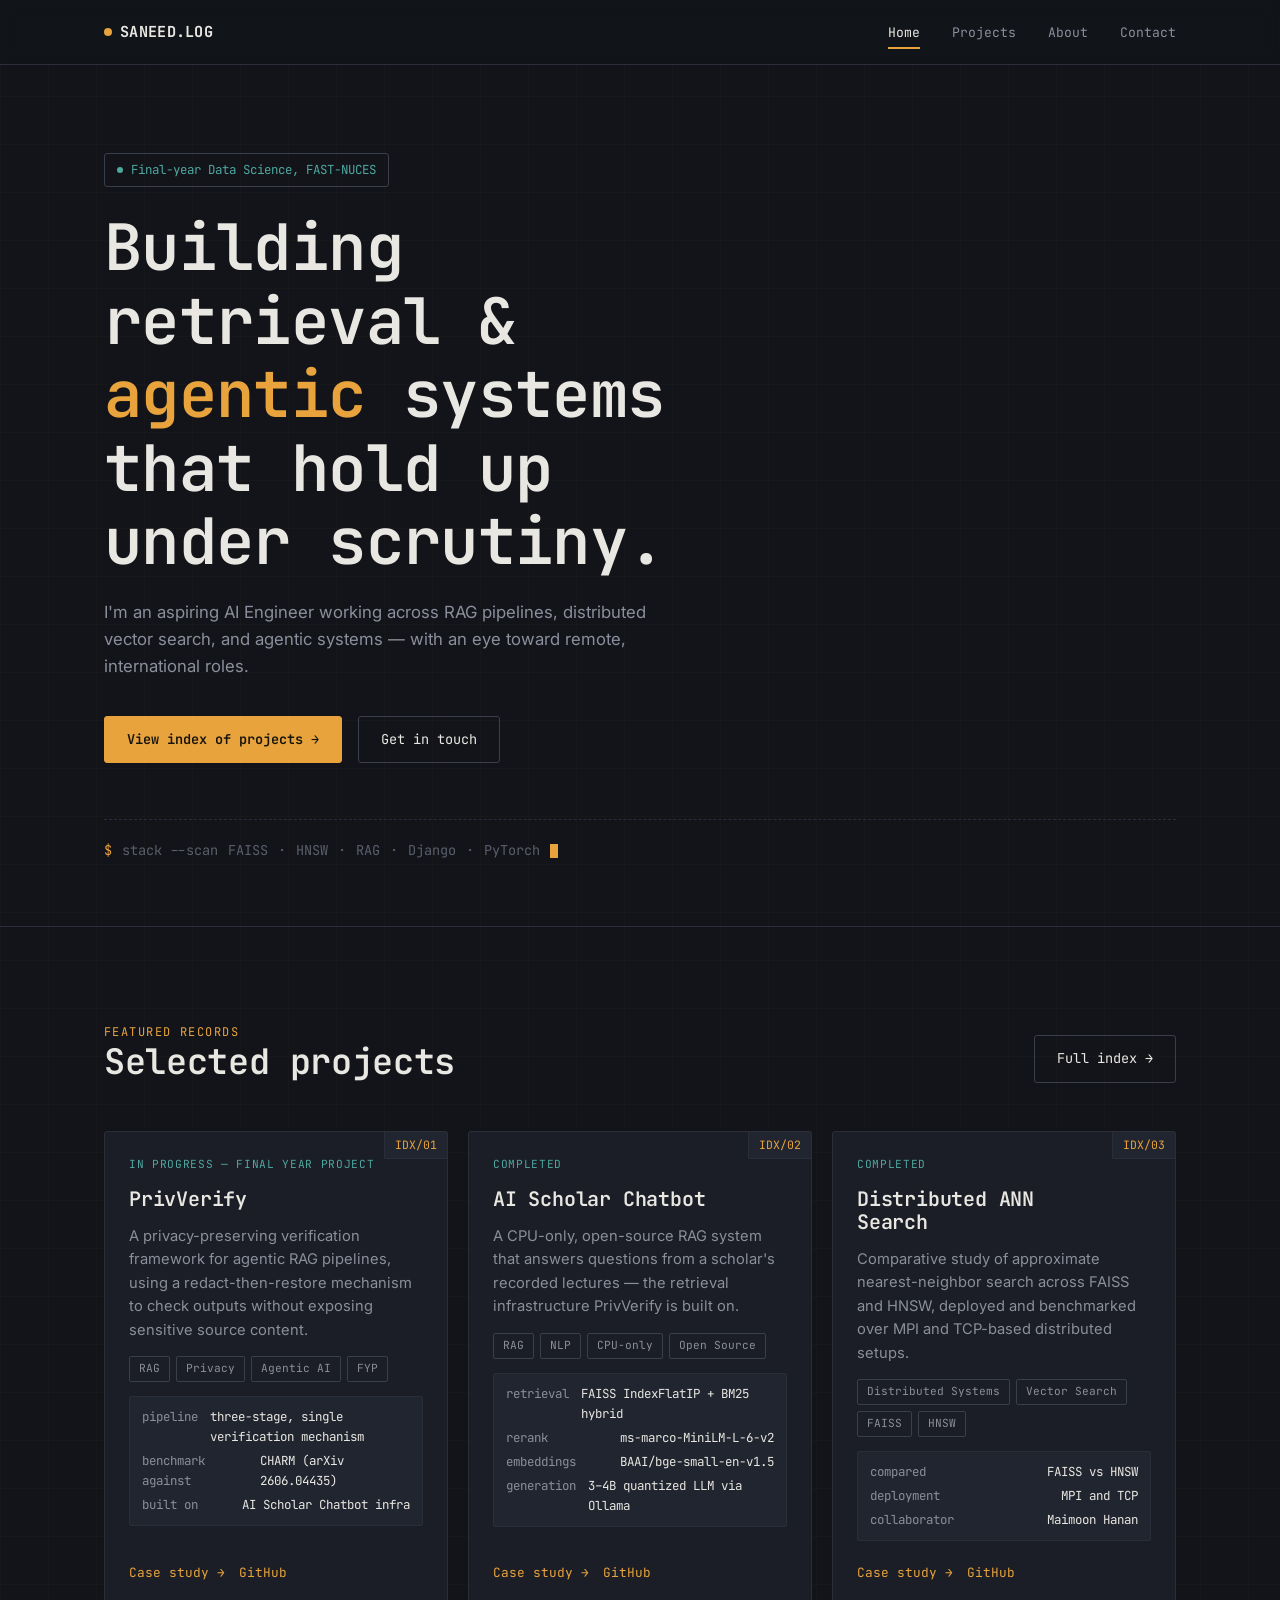
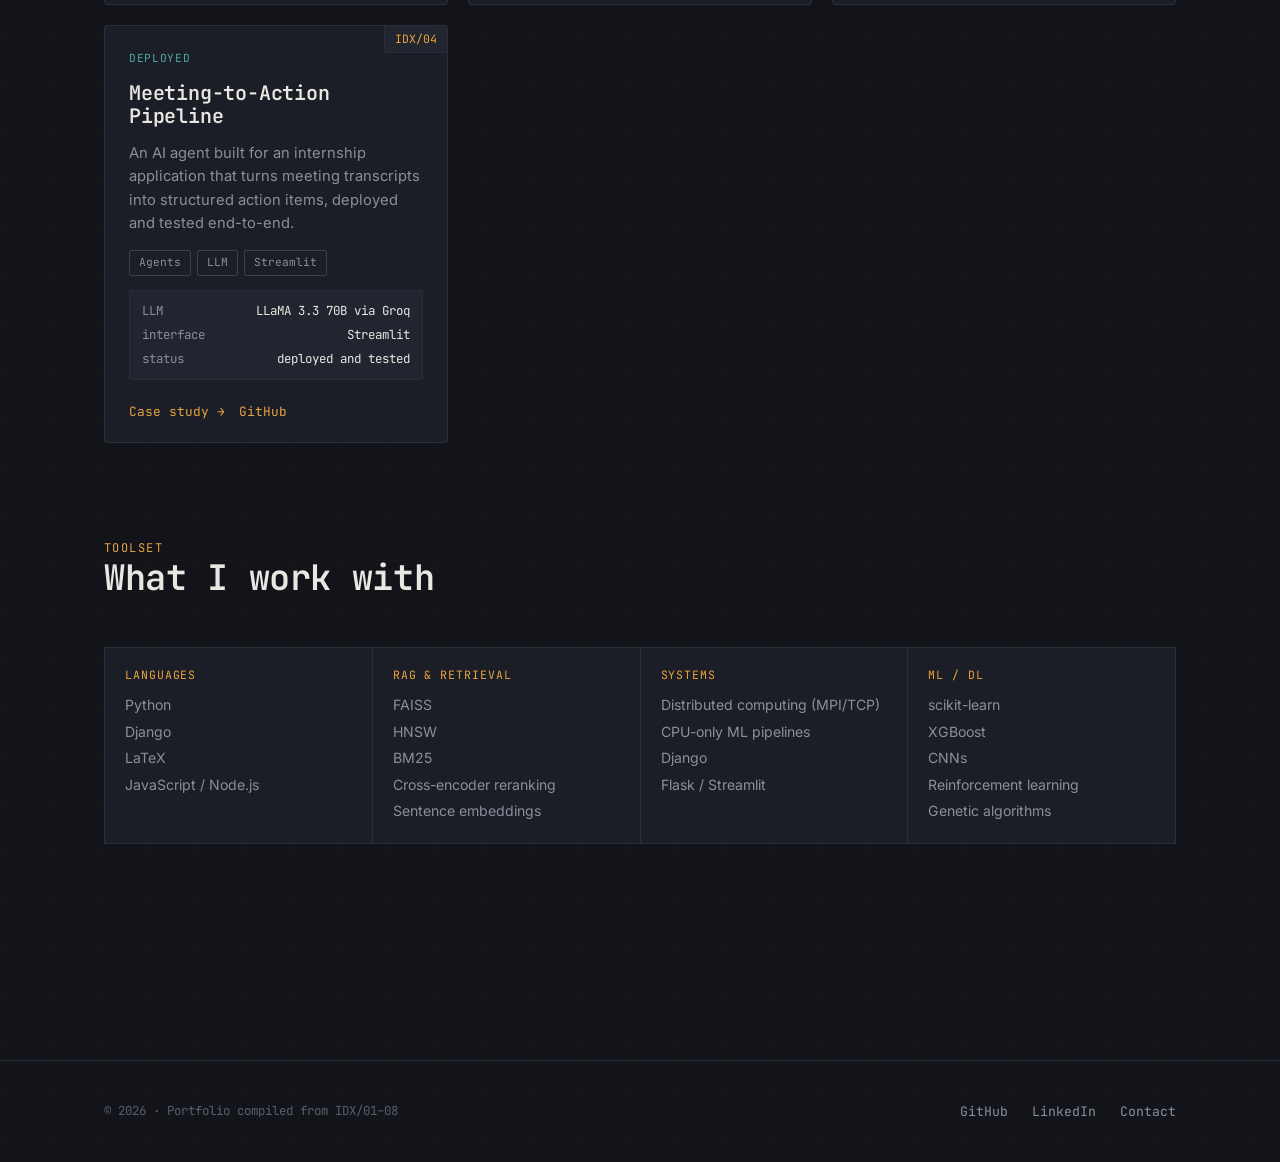
<file: frontend/html/index.html>
<!DOCTYPE html>
<html lang="en">
<head>
  <meta charset="UTF-8" />
  <meta name="viewport" content="width=device-width, initial-scale=1.0" />
  <title>Saneed — Data Science / AI Engineer</title>
  <link rel="icon" type="image/png" href="../favicon/icon.png" />
  <link rel="stylesheet" href="../css/base.css" />
  <link rel="stylesheet" href="../css/layout.css" />
  <link rel="stylesheet" href="../css/components.css" />
</head>
<body>

  <nav class="navbar">
    <div class="container">
      <a href="index.html" class="navbar-brand"><span class="dot"></span>SANEED.LOG</a>
      <div class="navbar-links">
        <a href="index.html" aria-current="page">Home</a>
        <a href="projects.html">Projects</a>
        <a href="about.html">About</a>
        <a href="contact.html">Contact</a>
      </div>
      <button class="navbar-toggle" aria-label="Toggle menu">☰</button>
    </div>
  </nav>

  <header class="hero">
    <div class="container">
      <div class="hero-tag"><span class="dot"></span>Final-year Data Science, FAST-NUCES</div>
      <h1>Building retrieval &amp; <span class="accent">agentic</span> systems that hold up under scrutiny.</h1>
      <p class="hero-sub">
        I'm an aspiring AI Engineer working across RAG pipelines, distributed vector search,
        and agentic systems — with an eye toward remote, international roles.
      </p>
      <div class="hero-actions">
        <a href="projects.html" class="btn btn-primary">View index of projects →</a>
        <a href="contact.html" class="btn">Get in touch</a>
      </div>
      <div class="hero-scan mono">
        <span class="label">$</span> stack --scan
        <span>FAISS</span> · <span>HNSW</span> · <span>RAG</span> · <span>Django</span> · <span>PyTorch</span>
        <span class="cursor"></span>
      </div>
    </div>
  </header>

  <section class="section">
    <div class="container">
      <div class="section-head">
        <div>
          <div class="eyebrow">Featured records</div>
          <h2>Selected projects</h2>
        </div>
        <a href="projects.html" class="btn">Full index →</a>
      </div>
      <div class="project-grid" data-project-grid="featured"></div>
    </div>
  </section>

  <section class="section" style="padding-top: 0;">
    <div class="container">
      <div class="section-head">
        <div>
          <div class="eyebrow">Toolset</div>
          <h2>What I work with</h2>
        </div>
      </div>
      <div class="skills-grid" data-skills-grid></div>
    </div>
  </section>

  <footer class="footer">
    <div class="container">
      <span class="footer-meta">© 2026 · Portfolio compiled from IDX/01–08</span>
      <div class="footer-links">
        <a href="https://github.com/saneedkhani">GitHub</a>
        <a href="https://www.linkedin.com/in/saneed-ullah-7596352a4/">LinkedIn</a>
        <a href="contact.html">Contact</a>
      </div>
    </div>
  </footer>

  <script src="../js/data.js"></script>
  <script src="../js/render-projects.js"></script>
  <script src="../js/main.js"></script>
</body>
</html>
</file>
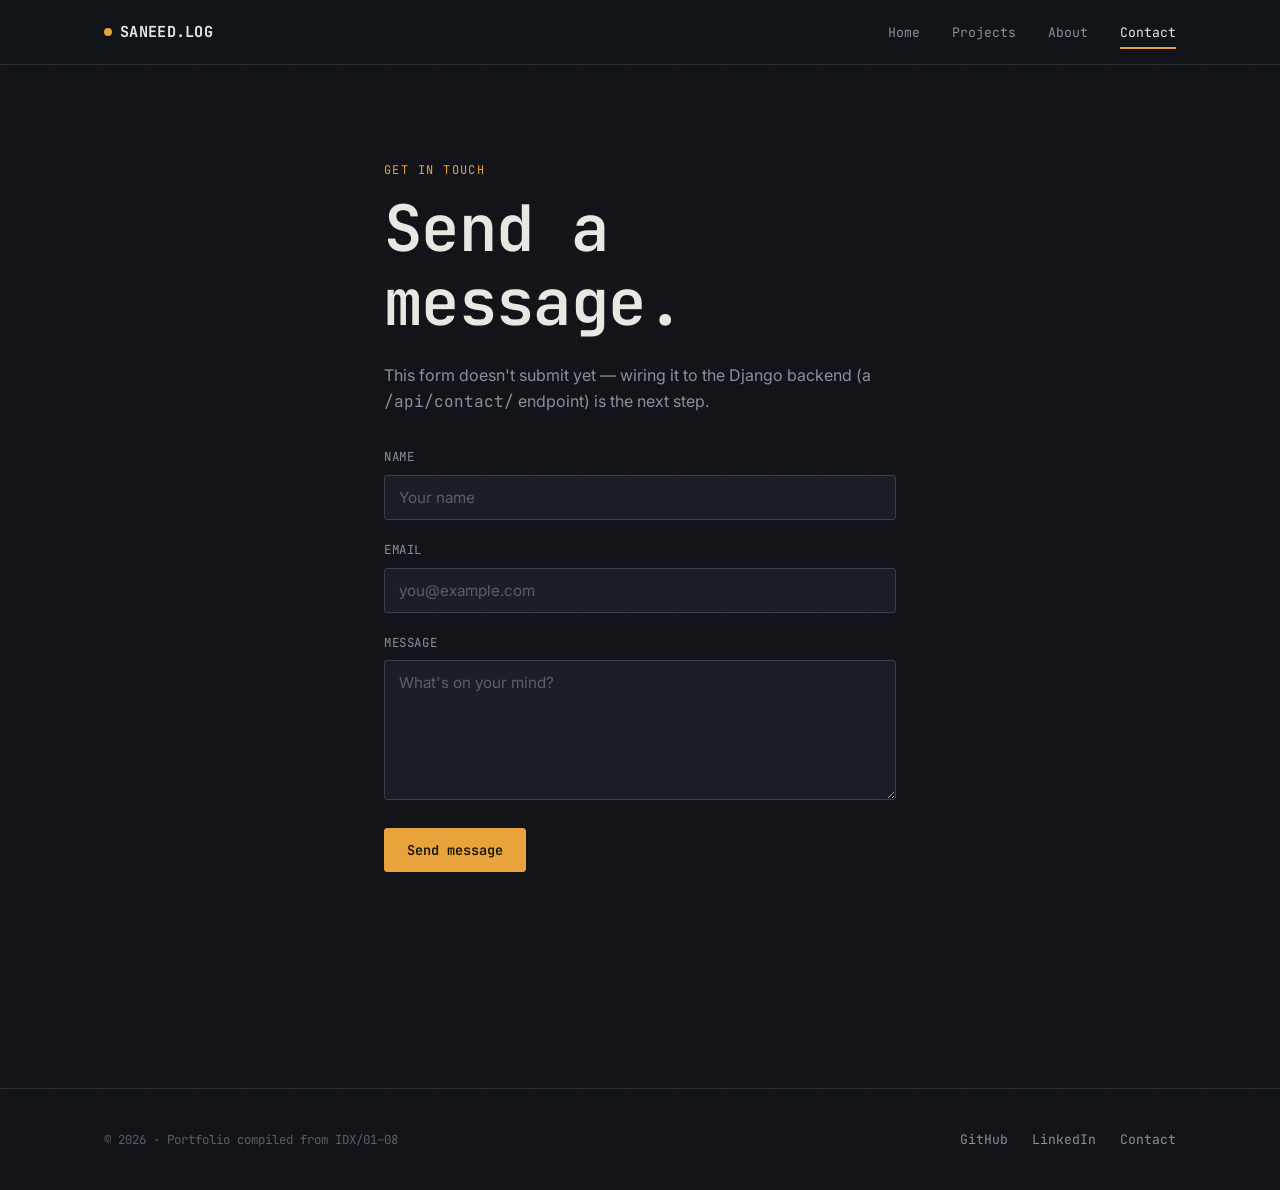
<file: frontend/html/contact.html>
<!DOCTYPE html>
<html lang="en">
<head>
  <meta charset="UTF-8" />
  <meta name="viewport" content="width=device-width, initial-scale=1.0" />
  <link rel="icon" type="image/png" href="../favicon/icon.png" />
  <title>Contact — Saneed</title>
  <link rel="stylesheet" href="../css/base.css" />
  <link rel="stylesheet" href="../css/layout.css" />
  <link rel="stylesheet" href="../css/components.css" />
  <style>
    .field { margin-bottom: 20px; }
    .field label {
      display: block; font-family: var(--font-display); font-size: 0.78rem;
      color: var(--text-muted); margin-bottom: 8px; text-transform: uppercase; letter-spacing: 0.05em;
    }
    .field input, .field textarea {
      width: 100%; background: var(--surface); border: 1px solid var(--border-hi);
      border-radius: var(--radius); padding: 12px 14px; color: var(--text); font-family: var(--font-body);
      font-size: 0.95rem;
    }
    .field textarea { min-height: 140px; resize: vertical; }
    .field input::placeholder, .field textarea::placeholder { color: var(--text-dim); }
  </style>
</head>
<body>

  <nav class="navbar">
    <div class="container">
      <a href="index.html" class="navbar-brand"><span class="dot"></span>SANEED.LOG</a>
      <div class="navbar-links">
        <a href="index.html">Home</a>
        <a href="projects.html">Projects</a>
        <a href="about.html">About</a>
        <a href="contact.html" aria-current="page">Contact</a>
      </div>
      <button class="navbar-toggle" aria-label="Toggle menu">☰</button>
    </div>
  </nav>

  <section class="section">
    <div class="container" style="max-width: 560px;">
      <div class="eyebrow">Get in touch</div>
      <h1 style="margin: 12px 0 24px;">Send a message.</h1>
      <p style="margin-bottom: 32px;">
        This form doesn't submit yet — wiring it to the Django backend (a
        <code class="mono">/api/contact/</code> endpoint) is the next step.
      </p>
      <form id="contact-form">
        <div class="field">
          <label for="name">Name</label>
          <input type="text" id="name" name="name" placeholder="Your name" required />
        </div>
        <div class="field">
          <label for="email">Email</label>
          <input type="email" id="email" name="email" placeholder="you@example.com" required />
        </div>
        <div class="field">
          <label for="message">Message</label>
          <textarea id="message" name="message" placeholder="What's on your mind?" required></textarea>
        </div>
        <button type="submit" class="btn btn-primary">Send message</button>
      </form>
    </div>
  </section>

  <footer class="footer">
    <div class="container">
      <span class="footer-meta">© 2026 · Portfolio compiled from IDX/01–08</span>
      <div class="footer-links">
        <a href="https://github.com/saneedkhani">GitHub</a>
        <a href="https://www.linkedin.com/in/saneed-ullah-7596352a4/">LinkedIn</a>
        <a href="contact.html">Contact</a>
      </div>
    </div>
  </footer>

  <script src="../js/main.js"></script>
  <script>
    document.getElementById('contact-form').addEventListener('submit', (e) => {
      e.preventDefault();
      alert('Form wiring to the Django backend comes next — not connected yet.');
    });
  </script>
</body>
</html>
</file>
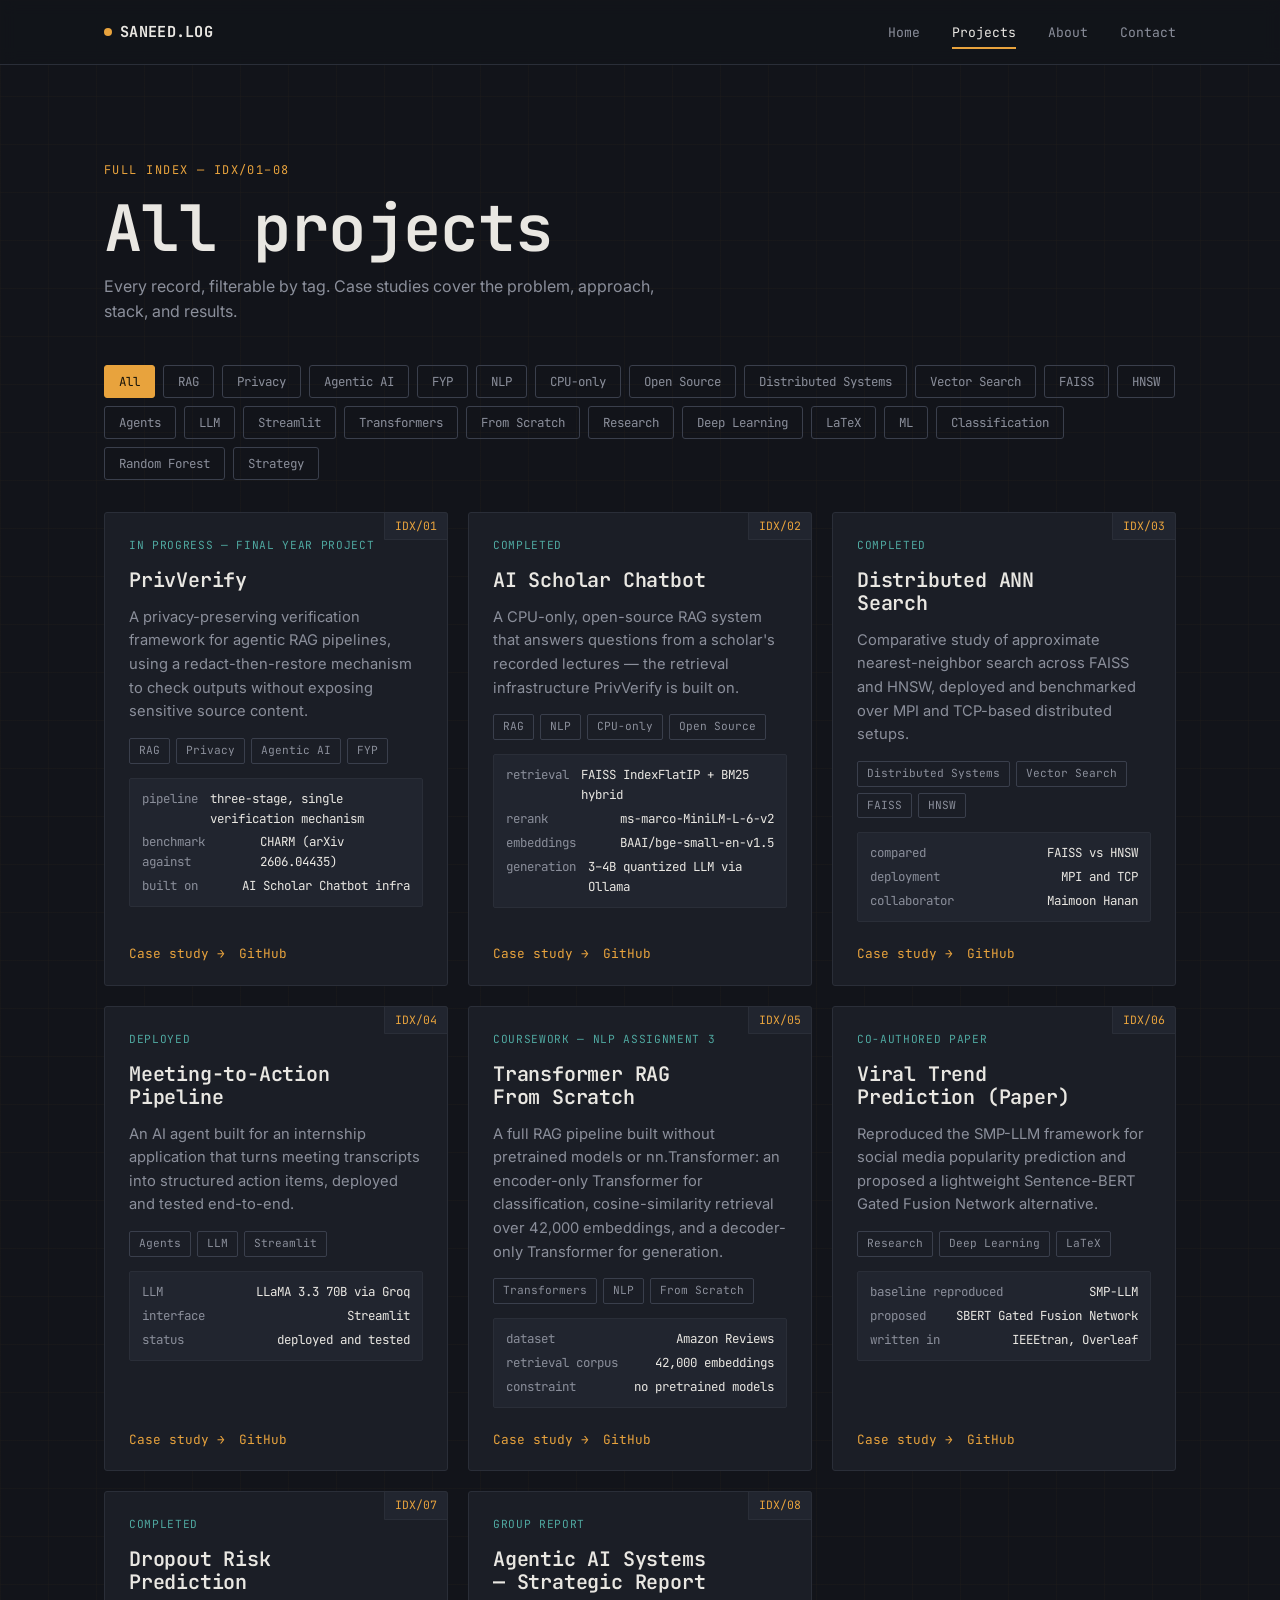
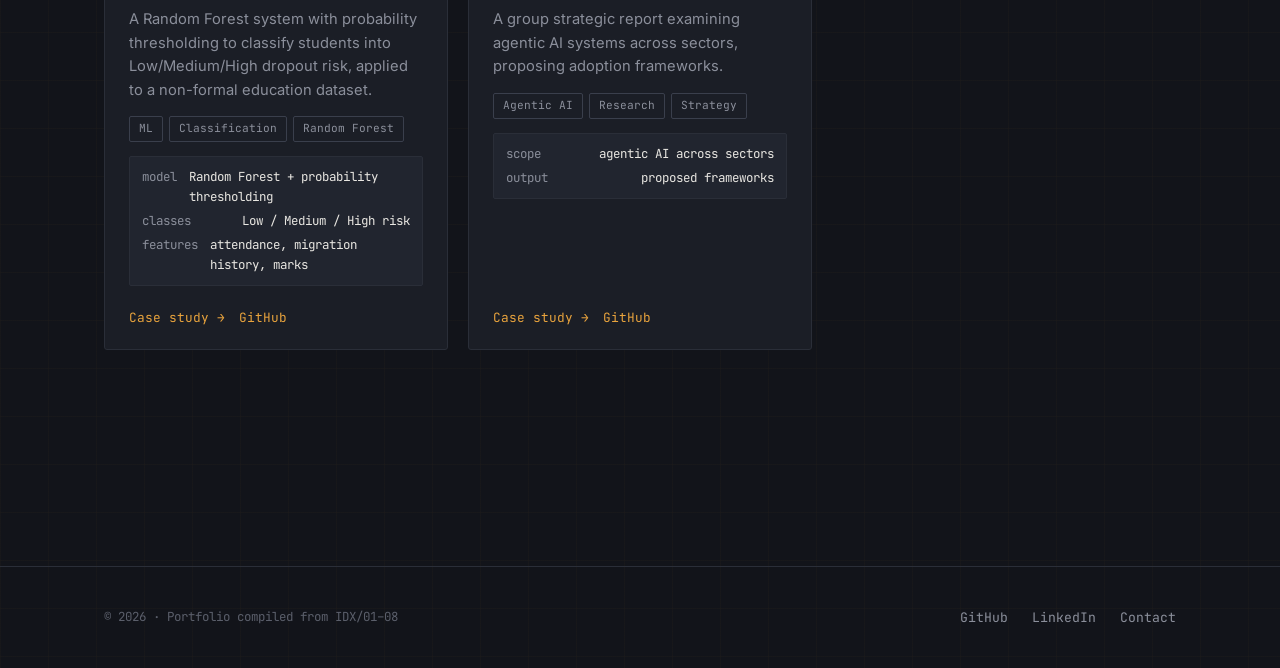
<file: frontend/html/projects.html>
<!DOCTYPE html>
<html lang="en">
<head>
  <meta charset="UTF-8" />
  <meta name="viewport" content="width=device-width, initial-scale=1.0" />
  <link rel="icon" type="image/png" href="../favicon/icon.png" />
  <title>Projects — Saneed</title>
  <link rel="stylesheet" href="../css/base.css" />
  <link rel="stylesheet" href="../css/layout.css" />
  <link rel="stylesheet" href="../css/components.css" />
</head>
<body>

  <nav class="navbar">
    <div class="container">
      <a href="index.html" class="navbar-brand"><span class="dot"></span>SANEED.LOG</a>
      <div class="navbar-links">
        <a href="index.html">Home</a>
        <a href="projects.html" aria-current="page">Projects</a>
        <a href="about.html">About</a>
        <a href="contact.html">Contact</a>
      </div>
      <button class="navbar-toggle" aria-label="Toggle menu">☰</button>
    </div>
  </nav>

  <header class="section" style="padding-bottom: 40px;">
    <div class="container">
      <div class="eyebrow">Full index — IDX/01–08</div>
      <h1 style="margin: 12px 0 8px;">All projects</h1>
      <p style="max-width: 56ch;">Every record, filterable by tag. Case studies cover the problem, approach, stack, and results.</p>
    </div>
  </header>

  <section class="section" style="padding-top: 0;">
    <div class="container">
      <div class="filter-bar" data-filter-bar style="margin-bottom: 32px;"></div>
      <div class="project-grid" data-project-grid></div>
    </div>
  </section>

  <footer class="footer">
    <div class="container">
      <span class="footer-meta">© 2026 · Portfolio compiled from IDX/01–08</span>
      <div class="footer-links">
        <a href="https://github.com/saneedkhani">GitHub</a>
        <a href="https://www.linkedin.com/in/saneed-ullah-7596352a4/">LinkedIn</a>
        <a href="contact.html">Contact</a>
      </div>
    </div>
  </footer>

  <script src="../js/data.js"></script>
  <script src="../js/render-projects.js"></script>
  <script src="../js/main.js"></script>
</body>
</html>
</file>
<file: frontend/css/base.css>
/* =========================================================
   BASE — tokens, reset, typography
   Design concept: "index ledger" — the visual language of a
   search index / benchmark log, since the subject's real work
   is retrieval systems (FAISS, HNSW, RAG). Cards read like
   catalog records; stats read like terminal output.
   ========================================================= */

@import url('https://fonts.googleapis.com/css2?family=JetBrains+Mono:wght@400;500;600;700&family=Inter:wght@400;500;600;700&display=swap');

:root {
  /* color */
  --bg:        #12141A;
  --surface:   #1B1E26;
  --surface-2: #21252F;
  --border:    #2A2E38;
  --border-hi: #3A3F4C;
  --text:      #E9E7E2;
  --text-muted:#8B8F9B;
  --text-dim:  #5B5F6B;
  --accent:    #E8A33D; /* amber — primary / active record */
  --accent-2:  #4FA8A0; /* muted teal — tags, secondary data */
  --accent-rgb: 232, 163, 61;

  /* type */
  --font-display: 'JetBrains Mono', ui-monospace, monospace;
  --font-body: 'Inter', system-ui, sans-serif;

  /* layout */
  --maxw: 1120px;
  --gutter: 24px;
  --radius: 3px;
}

* { box-sizing: border-box; margin: 0; padding: 0; }

html { scroll-behavior: smooth; }

@media (prefers-reduced-motion: reduce) {
  html { scroll-behavior: auto; }
  *, *::before, *::after {
    animation-duration: 0.01ms !important;
    animation-iteration-count: 1 !important;
    transition-duration: 0.01ms !important;
  }
}

body {
  background: var(--bg);
  color: var(--text);
  font-family: var(--font-body);
  font-size: 16px;
  line-height: 1.6;
  -webkit-font-smoothing: antialiased;
}

/* faint index-card grid texture on the page background */
body {
  background-image:
    linear-gradient(rgba(232, 163, 61, 0.025) 1px, transparent 1px),
    linear-gradient(90deg, rgba(232, 163, 61, 0.025) 1px, transparent 1px);
  background-size: 48px 48px;
}

img { max-width: 100%; display: block; }
a { color: inherit; text-decoration: none; }

h1, h2, h3, h4 {
  font-family: var(--font-display);
  font-weight: 600;
  letter-spacing: -0.01em;
  line-height: 1.15;
}

h1 { font-size: clamp(2.4rem, 5vw, 4.2rem); }
h2 { font-size: clamp(1.6rem, 3vw, 2.2rem); }
h3 { font-size: 1.25rem; }

p { color: var(--text-muted); }

.eyebrow {
  font-family: var(--font-display);
  font-size: 0.75rem;
  letter-spacing: 0.12em;
  text-transform: uppercase;
  color: var(--accent);
}

.container {
  max-width: var(--maxw);
  margin: 0 auto;
  padding: 0 var(--gutter);
}

.mono { font-family: var(--font-display); }

/* visible keyboard focus everywhere */
a:focus-visible,
button:focus-visible,
input:focus-visible,
textarea:focus-visible {
  outline: 2px solid var(--accent);
  outline-offset: 3px;
}

::selection {
  background: rgba(var(--accent-rgb), 0.3);
  color: var(--text);
}
</file>
<file: frontend/css/layout.css>
/* =========================================================
   LAYOUT — navbar, footer, page-level grids
   ========================================================= */

/* ---- navbar ---- */
.navbar {
  position: sticky;
  top: 0;
  z-index: 50;
  background: rgba(18, 20, 26, 0.85);
  backdrop-filter: blur(8px);
  border-bottom: 1px solid var(--border);
}

.navbar .container {
  height: 64px;
  display: flex;
  align-items: center;
  justify-content: space-between;
}

.navbar-brand {
  font-family: var(--font-display);
  font-weight: 700;
  font-size: 0.95rem;
  letter-spacing: 0.02em;
  display: flex;
  align-items: center;
  gap: 8px;
}

.navbar-brand .dot {
  width: 8px;
  height: 8px;
  background: var(--accent);
  border-radius: 50%;
  flex-shrink: 0;
}

.navbar-links {
  display: flex;
  gap: 32px;
  font-family: var(--font-display);
  font-size: 0.82rem;
}

.navbar-links a {
  color: var(--text-muted);
  position: relative;
  padding: 4px 0;
  transition: color 0.15s ease;
}

.navbar-links a:hover,
.navbar-links a[aria-current="page"] {
  color: var(--text);
}

.navbar-links a[aria-current="page"]::after {
  content: '';
  position: absolute;
  left: 0; right: 0; bottom: -2px;
  height: 2px;
  background: var(--accent);
}

.navbar-toggle {
  display: none;
  background: none;
  border: 1px solid var(--border-hi);
  color: var(--text);
  width: 36px;
  height: 36px;
  border-radius: var(--radius);
  cursor: pointer;
  font-family: var(--font-display);
}

/* ---- footer ---- */
.footer {
  border-top: 1px solid var(--border);
  margin-top: 120px;
  padding: 40px 0;
}

.footer .container {
  display: flex;
  justify-content: space-between;
  align-items: center;
  flex-wrap: wrap;
  gap: 16px;
}

.footer-meta {
  font-family: var(--font-display);
  font-size: 0.78rem;
  color: var(--text-dim);
}

.footer-links {
  display: flex;
  gap: 24px;
  font-family: var(--font-display);
  font-size: 0.82rem;
}

.footer-links a {
  color: var(--text-muted);
  transition: color 0.15s ease;
}

.footer-links a:hover { color: var(--accent); }

/* ---- section rhythm ---- */
.section {
  padding: 96px 0;
}

.section-head {
  display: flex;
  justify-content: space-between;
  align-items: flex-end;
  gap: 24px;
  margin-bottom: 48px;
  flex-wrap: wrap;
}

/* ---- responsive ---- */
@media (max-width: 720px) {
  .navbar-links { display: none; }
  .navbar-toggle { display: block; }
  .navbar-links.open {
    display: flex;
    position: absolute;
    top: 64px; left: 0; right: 0;
    flex-direction: column;
    background: var(--surface);
    border-bottom: 1px solid var(--border);
    padding: 20px var(--gutter);
    gap: 18px;
  }
  .section { padding: 64px 0; }
}
</file>
<file: frontend/css/components.css>
/* =========================================================
   COMPONENTS
   ========================================================= */

/* ---- hero ---- */
.hero {
  padding: 88px 0 64px;
  border-bottom: 1px solid var(--border);
}

.hero-tag {
  display: inline-flex;
  align-items: center;
  gap: 8px;
  font-family: var(--font-display);
  font-size: 0.78rem;
  color: var(--accent-2);
  border: 1px solid var(--border-hi);
  padding: 6px 12px;
  border-radius: var(--radius);
  margin-bottom: 24px;
}

.hero-tag .dot { width: 6px; height: 6px; border-radius: 50%; background: var(--accent-2); }

.hero h1 { margin-bottom: 20px; max-width: 15ch; }
.hero h1 .accent { color: var(--accent); }

.hero-sub {
  max-width: 52ch;
  font-size: 1.05rem;
  margin-bottom: 36px;
}

.hero-actions {
  display: flex;
  gap: 16px;
  flex-wrap: wrap;
  margin-bottom: 56px;
}

/* live-feeling "index scan" line — types out real stack tags */
.hero-scan {
  font-family: var(--font-display);
  font-size: 0.85rem;
  color: var(--text-dim);
  border-top: 1px dashed var(--border);
  padding-top: 20px;
  display: flex;
  gap: 10px;
  align-items: center;
  flex-wrap: wrap;
}

.hero-scan .label { color: var(--accent); }
.hero-scan .cursor {
  display: inline-block;
  width: 8px; height: 14px;
  background: var(--accent);
  animation: blink 1s step-end infinite;
}
@keyframes blink { 50% { opacity: 0; } }

/* ---- buttons ---- */
.btn {
  font-family: var(--font-display);
  font-size: 0.85rem;
  padding: 12px 22px;
  border-radius: var(--radius);
  display: inline-flex;
  align-items: center;
  gap: 8px;
  border: 1px solid var(--border-hi);
  transition: border-color 0.15s ease, background 0.15s ease, transform 0.1s ease;
  cursor: pointer;
  background: transparent;
  color: var(--text);
}

.btn:hover { border-color: var(--accent); transform: translateY(-1px); }

.btn-primary {
  background: var(--accent);
  border-color: var(--accent);
  color: #16130A;
  font-weight: 600;
}

.btn-primary:hover { background: #f0b358; border-color: #f0b358; }

/* ---- index-card project card (signature element) ---- */
.project-grid {
  display: grid;
  grid-template-columns: repeat(auto-fill, minmax(320px, 1fr));
  gap: 20px;
}

.card {
  background: var(--surface);
  border: 1px solid var(--border);
  border-radius: var(--radius);
  position: relative;
  padding: 24px 24px 20px;
  transition: border-color 0.18s ease, transform 0.18s ease;
  display: flex;
  flex-direction: column;
  gap: 14px;
}

.card:hover {
  border-color: var(--border-hi);
  transform: translateY(-2px);
}

/* corner tab like a catalog record index number */
.card-idx {
  position: absolute;
  top: -1px; right: -1px;
  font-family: var(--font-display);
  font-size: 0.72rem;
  color: var(--accent);
  background: var(--surface-2);
  border: 1px solid var(--border);
  border-top-right-radius: var(--radius);
  padding: 4px 10px;
}

.card-status {
  font-family: var(--font-display);
  font-size: 0.7rem;
  color: var(--accent-2);
  letter-spacing: 0.06em;
  text-transform: uppercase;
}

.card h3 { margin-right: 60px; }

.card p { font-size: 0.92rem; }

.card-tags {
  display: flex;
  gap: 6px;
  flex-wrap: wrap;
}

.tag {
  font-family: var(--font-display);
  font-size: 0.7rem;
  padding: 3px 9px;
  border: 1px solid var(--border-hi);
  border-radius: 2px;
  color: var(--text-muted);
}

/* benchmark ledger — terminal-style stat readout */
.card-ledger {
  font-family: var(--font-display);
  font-size: 0.78rem;
  background: var(--surface-2);
  border: 1px solid var(--border);
  border-radius: 2px;
  padding: 10px 12px;
  color: var(--text-muted);
  display: flex;
  flex-direction: column;
  gap: 4px;
}

.card-ledger .row { display: flex; justify-content: space-between; gap: 12px; }
.card-ledger .row span:last-child { color: var(--text); }

.card-links {
  display: flex;
  gap: 14px;
  margin-top: auto;
  padding-top: 8px;
  font-family: var(--font-display);
  font-size: 0.8rem;
}

.card-links a { color: var(--accent); }
.card-links a:hover { text-decoration: underline; }

/* ---- skills ledger ---- */
.skills-grid {
  display: grid;
  grid-template-columns: repeat(auto-fill, minmax(220px, 1fr));
  gap: 1px;
  background: var(--border);
  border: 1px solid var(--border);
}

.skill-cell {
  background: var(--surface);
  padding: 18px 20px;
}

.skill-cell .cat {
  font-family: var(--font-display);
  font-size: 0.72rem;
  color: var(--accent);
  text-transform: uppercase;
  letter-spacing: 0.08em;
  margin-bottom: 8px;
  display: block;
}

.skill-cell ul { list-style: none; font-size: 0.88rem; color: var(--text-muted); }
.skill-cell li { padding: 2px 0; }

/* ---- filter bar ---- */
.filter-bar {
  display: flex;
  gap: 8px;
  flex-wrap: wrap;
}

.filter-btn {
  font-family: var(--font-display);
  font-size: 0.78rem;
  padding: 7px 14px;
  border: 1px solid var(--border-hi);
  border-radius: var(--radius);
  color: var(--text-muted);
  background: transparent;
  cursor: pointer;
  transition: all 0.15s ease;
}

.filter-btn:hover { color: var(--text); border-color: var(--accent-2); }
.filter-btn.active { color: #16130A; background: var(--accent); border-color: var(--accent); }

/* ---- empty state ---- */
.empty-state {
  font-family: var(--font-display);
  color: var(--text-dim);
  font-size: 0.9rem;
  padding: 48px 0;
  text-align: center;
  border: 1px dashed var(--border);
  border-radius: var(--radius);
}

@media (max-width: 720px) {
  .hero { padding: 56px 0 40px; }
  .project-grid { grid-template-columns: 1fr; }
}
</file>
